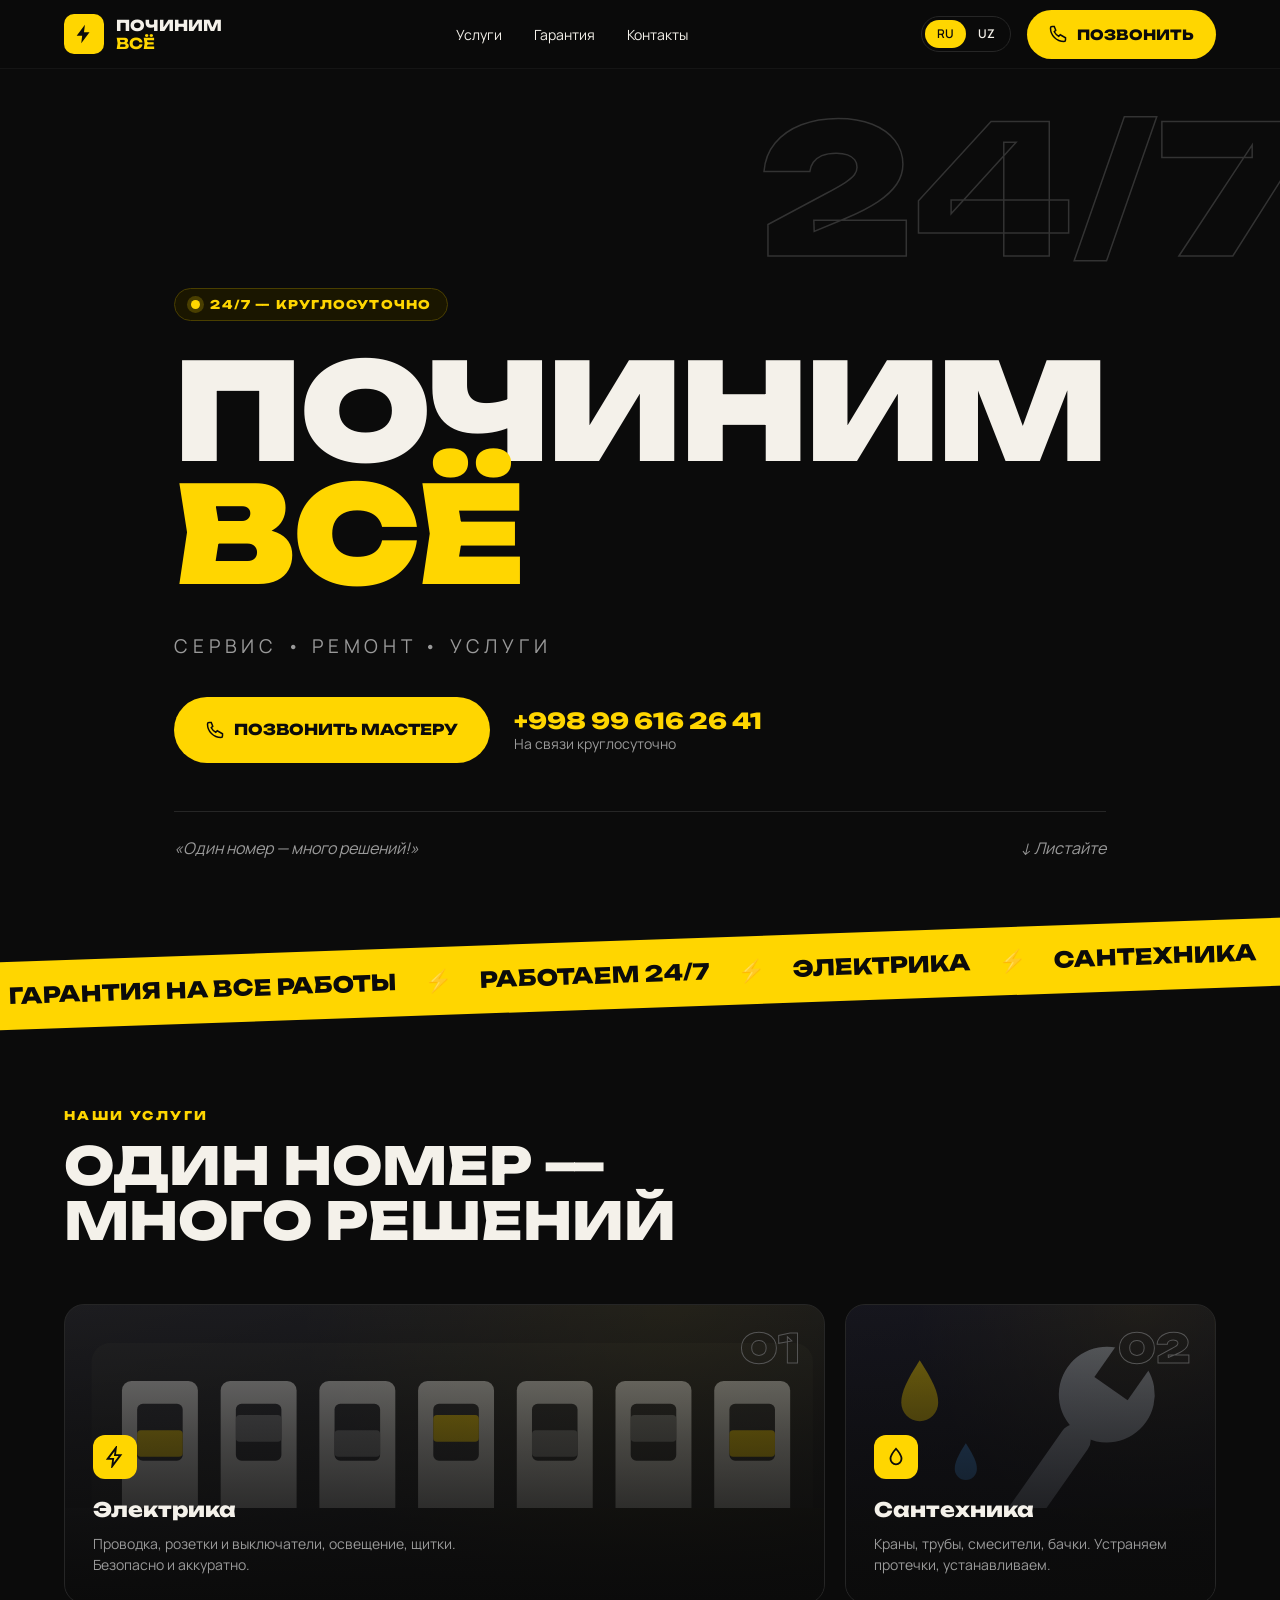
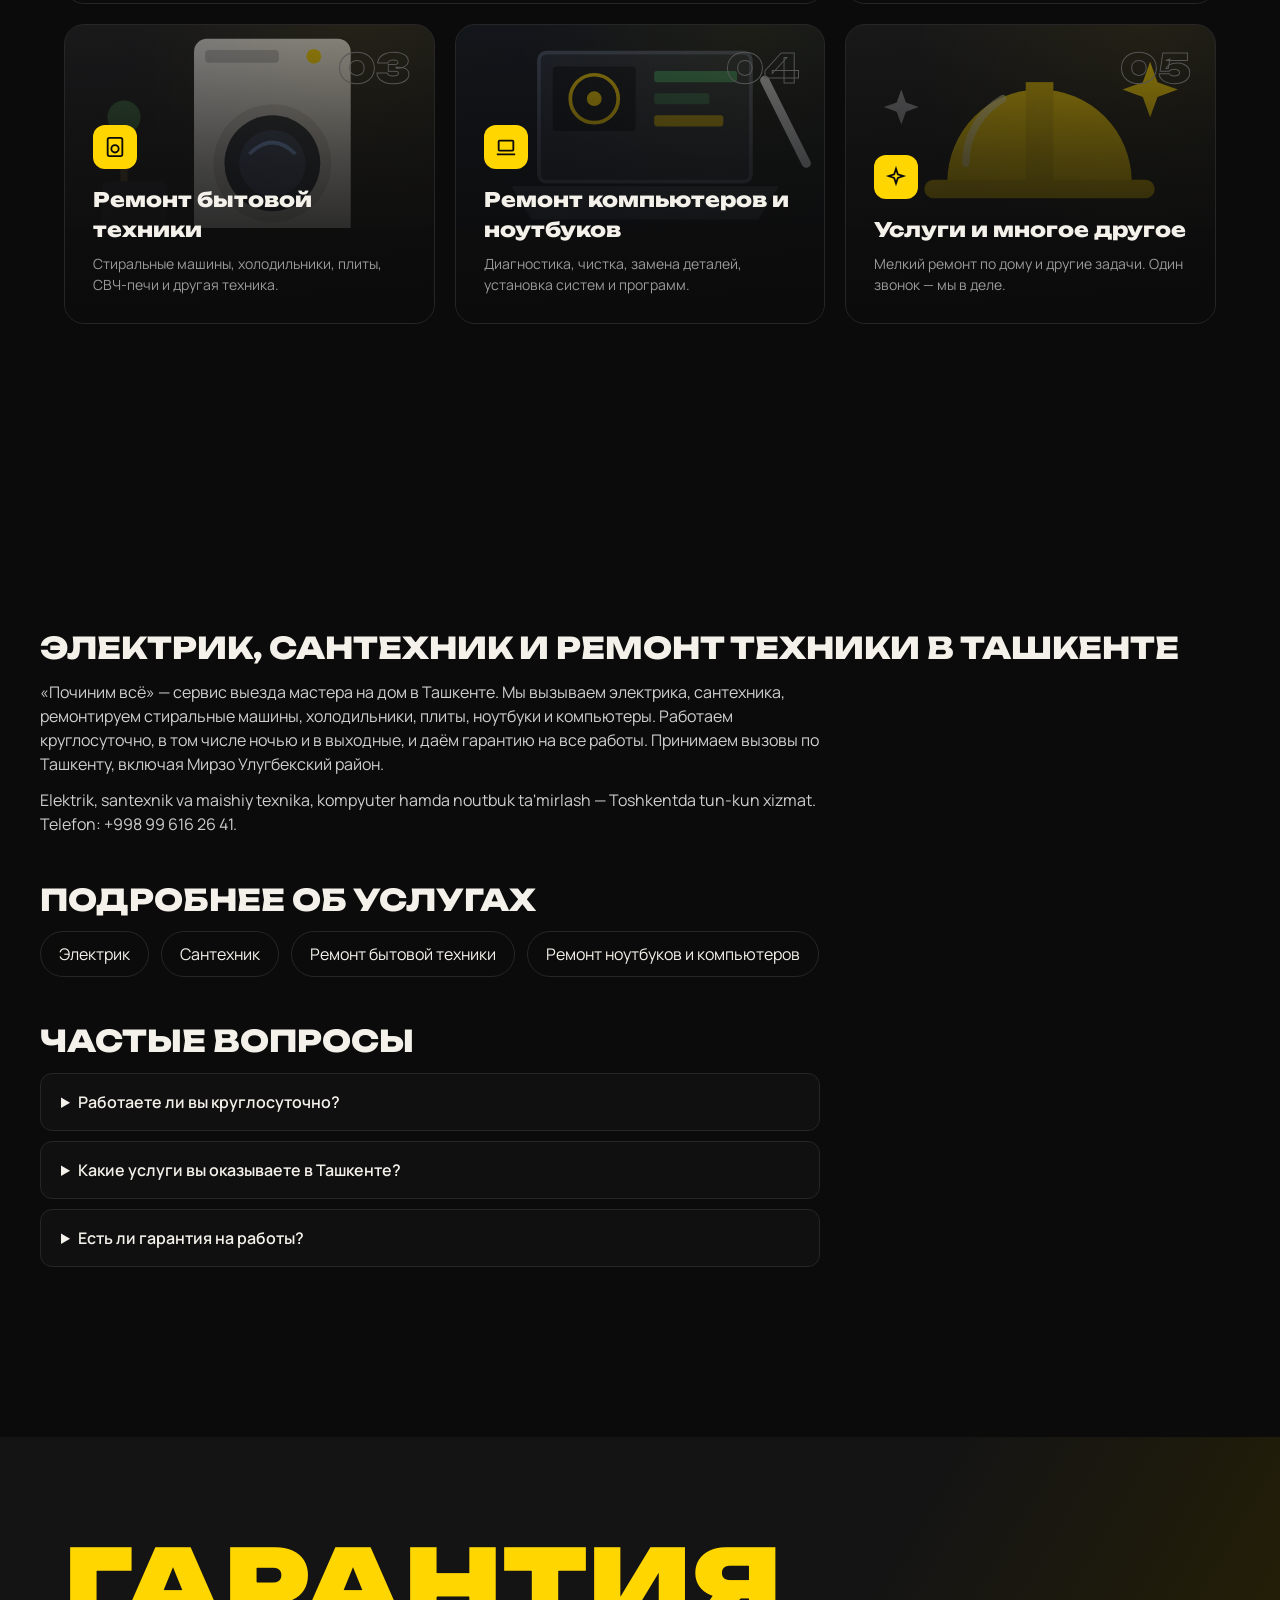
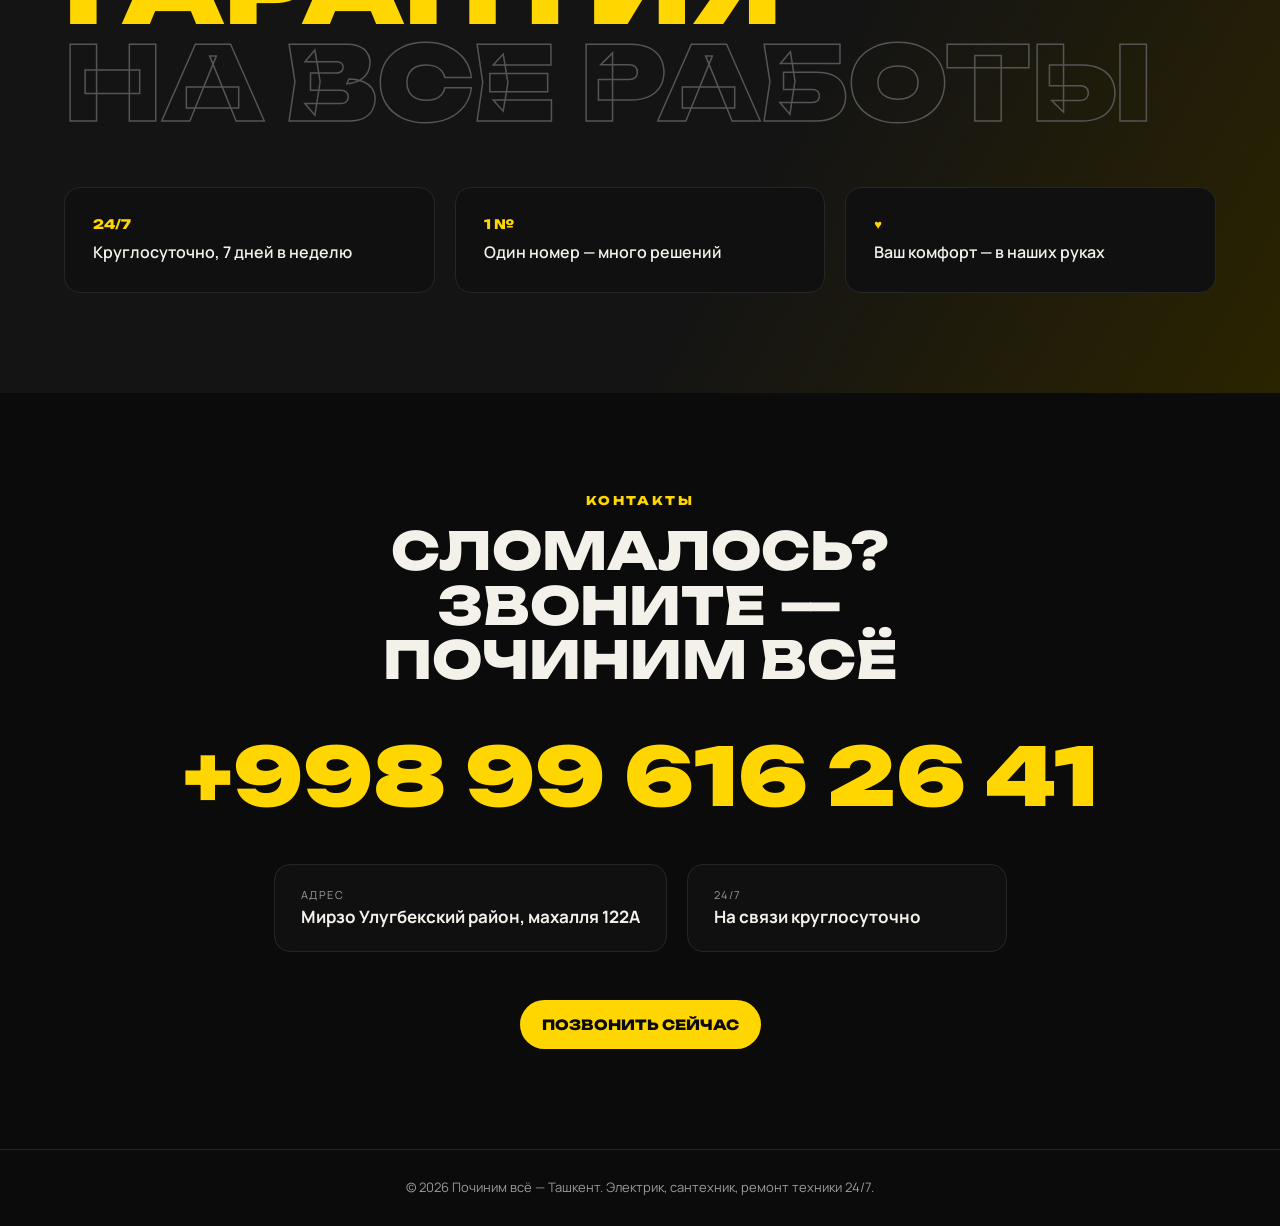
<file: index.html>
<!DOCTYPE html>
<html lang="ru" data-l="ru">
<head>
<meta charset="utf-8">
<meta name="viewport" content="width=device-width, initial-scale=1">
<title>Починим всё — ремонт электрики, сантехники и техники 24/7 в Ташкенте</title>
<meta name="description" content="Починим всё: электрик, сантехник, ремонт бытовой техники, компьютеров и ноутбуков в Ташкенте. Работаем круглосуточно, гарантия на все работы. Звоните: +998 99 616 26 41.">
<meta name="keywords" content="электрик Ташкент, сантехник Ташкент, ремонт бытовой техники Ташкент, ремонт ноутбуков, мастер на дом, ремонт 24/7">
<meta name="robots" content="index, follow, max-image-preview:large">
<meta name="theme-color" content="#0b0b0b">
<link rel="canonical" href="https://pochinem.github.io/">
<link rel="alternate" hreflang="ru" href="https://pochinem.github.io/">
<link rel="alternate" hreflang="uz" href="https://pochinem.github.io/?lang=uz">
<link rel="alternate" hreflang="x-default" href="https://pochinem.github.io/">
<meta property="og:type" content="website">
<meta property="og:locale" content="ru_RU">
<meta property="og:title" content="Починим всё — мастер на дом 24/7 в Ташкенте">
<meta property="og:description" content="Электрика, сантехника, ремонт техники и компьютеров. Круглосуточно. Гарантия на все работы.">
<meta property="og:url" content="https://pochinem.github.io/">
<link rel="icon" href="data:image/svg+xml,<svg xmlns='http://www.w3.org/2000/svg' viewBox='0 0 100 100'><rect width='100' height='100' rx='24' fill='%23ffd600'/><path d='M55 15 30 55h18l-5 30 27-42H52z' fill='%230b0b0b'/></svg>">
<link rel="preconnect" href="https://fonts.googleapis.com">
<link rel="preconnect" href="https://fonts.gstatic.com" crossorigin>
<link href="https://fonts.googleapis.com/css2?family=Unbounded:wght@500;800;900&family=Manrope:wght@400;600&display=swap" rel="stylesheet">
<script type="application/ld+json">
{"@context":"https://schema.org","@type":"HomeAndConstructionBusiness","name":"Починим всё","url":"https://pochinem.github.io/","telephone":"+998996162641","description":"Электрика, сантехника, ремонт бытовой техники, компьютеров и ноутбуков. Круглосуточно.","areaServed":"Ташкент","address":{"@type":"PostalAddress","streetAddress":"Мирзо Улугбекский район, махалля 122А","addressLocality":"Ташкент","addressCountry":"UZ"},"openingHoursSpecification":{"@type":"OpeningHoursSpecification","dayOfWeek":["Monday","Tuesday","Wednesday","Thursday","Friday","Saturday","Sunday"],"opens":"00:00","closes":"23:59"},"hasOfferCatalog":{"@type":"OfferCatalog","name":"Услуги","itemListElement":[{"@type":"Offer","itemOffered":{"@type":"Service","name":"Электрика"}},{"@type":"Offer","itemOffered":{"@type":"Service","name":"Сантехника"}},{"@type":"Offer","itemOffered":{"@type":"Service","name":"Ремонт бытовой техники"}},{"@type":"Offer","itemOffered":{"@type":"Service","name":"Ремонт компьютеров и ноутбуков"}}]}}
</script>
<link rel="stylesheet" href="/style.css">
<script type="application/ld+json">{"@context": "https://schema.org", "@type": "FAQPage", "mainEntity": [{"@type": "Question", "name": "Работаете ли вы круглосуточно?", "acceptedAnswer": {"@type": "Answer", "text": "Да, мы на связи 24/7, все 7 дней в неделю. Телефон: +998 99 616 26 41."}}, {"@type": "Question", "name": "Какие услуги вы оказываете в Ташкенте?", "acceptedAnswer": {"@type": "Answer", "text": "Электрика, сантехника, ремонт бытовой техники, ремонт компьютеров и ноутбуков, мелкий ремонт по дому."}}, {"@type": "Question", "name": "Есть ли гарантия на работы?", "acceptedAnswer": {"@type": "Answer", "text": "Да, на все выполненные работы действует гарантия."}}]}</script>
</head>
<body>
<header><div class="wrap">
<a class="logo" href="#top" aria-label="Починим всё"><i><svg width="22" height="22" viewBox="0 0 24 24" fill="#0b0b0b"><path d="M13 2 4 14h6l-1 8 9-12h-6z"/></svg></i><span>починим<b><span class="ru">всё</span><span class="uz">hammasini</span></b></span></a>
<nav aria-label="Меню"><a href="#services"><span class="ru">Услуги</span><span class="uz">Xizmatlar</span></a><a href="#guarantee"><span class="ru">Гарантия</span><span class="uz">Kafolat</span></a><a href="#contacts"><span class="ru">Контакты</span><span class="uz">Aloqa</span></a></nav>
<div class="r"><div class="lang"><button data-s="ru" type="button">RU</button><button data-s="uz" type="button">UZ</button></div>
<a class="btn" href="tel:+998996162641"><svg viewBox="0 0 24 24" fill="none" stroke="currentColor" stroke-width="2"><path d="M22 17v3a2 2 0 0 1-2 2A18 18 0 0 1 2 4a2 2 0 0 1 2-2h3l2 5-2 2a14 14 0 0 0 6 6l2-2z"/></svg><span class="ru">Позвонить</span><span class="uz">Qo'ng'iroq</span></a></div>
</div></header>

<main id="top">
<div class="hero"><div class="ghost" aria-hidden="true">24/7</div><div class="wrap">
<div class="pill"><span class="ru">24/7 — КРУГЛОСУТОЧНО</span><span class="uz">24/7 — TUN-KUN</span></div>
<h1><span style="color:var(--t)" class="ru">Починим</span><span style="color:var(--t)" class="uz">Tuzatamiz</span><span class="ru">всё</span><span class="uz">hammasini</span></h1>
<p class="sub"><span class="ru">Сервис • Ремонт • Услуги</span><span class="uz">Servis • Ta'mirlash • Xizmatlar</span></p>
<div class="cta"><a class="btn" href="tel:+998996162641"><svg viewBox="0 0 24 24" fill="none" stroke="currentColor" stroke-width="2"><path d="M22 17v3a2 2 0 0 1-2 2A18 18 0 0 1 2 4a2 2 0 0 1 2-2h3l2 5-2 2a14 14 0 0 0 6 6l2-2z"/></svg><span class="ru">Позвонить мастеру</span><span class="uz">Ustaga qo'ng'iroq</span></a>
<a class="ph" href="tel:+998996162641">+998 99 616 26 41<small class="ru">На связи круглосуточно</small><small class="uz">Tun-kun aloqada</small></a></div>
<p class="slogan"><span class="ru">«Один номер — много решений!»</span><span class="uz">«Bitta raqam — ko'p yechim!»</span><span class="ru">↓ Листайте</span><span class="uz">↓ Pastga</span></p>
</div></div>

<div class="tape" aria-hidden="true"><div>
<span>Гарантия на все работы</span>⚡<span>Работаем 24/7</span>⚡<span>Электрика</span>⚡<span>Сантехника</span>⚡<span>Бытовая техника</span>⚡<span>Компьютеры</span>⚡
<span>Гарантия на все работы</span>⚡<span>Работаем 24/7</span>⚡<span>Электрика</span>⚡<span>Сантехника</span>⚡<span>Бытовая техника</span>⚡<span>Компьютеры</span>⚡</div></div>

<section id="services"><div class="wrap">
<p class="eyebrow"><span class="ru">Наши услуги</span><span class="uz">Xizmatlarimiz</span></p>
<h2><span class="ru">Один номер — много решений</span><span class="uz">Bitta raqam — ko'p yechim</span></h2>
<div class="grid">
<article class="card"><svg class="art" viewBox="0 0 400 300" preserveAspectRatio="xMaxYMin slice" aria-hidden="true"><rect width="400" height="300" fill="#17171a"/><rect x="14" y="20" width="380" height="125" rx="10" fill="#222"/><rect x="30" y="40" width="40" height="90" rx="5" fill="#e8e6e0"/><rect x="38" y="52" width="24" height="30" rx="3" fill="#2a2a2e"/><rect x="38" y="66" width="24" height="14" rx="2" fill="#ffd600"/><rect x="82" y="40" width="40" height="90" rx="5" fill="#e8e6e0"/><rect x="90" y="52" width="24" height="30" rx="3" fill="#2a2a2e"/><rect x="90" y="58" width="24" height="14" rx="2" fill="#888"/><rect x="134" y="40" width="40" height="90" rx="5" fill="#e8e6e0"/><rect x="142" y="52" width="24" height="30" rx="3" fill="#2a2a2e"/><rect x="142" y="66" width="24" height="14" rx="2" fill="#888"/><rect x="186" y="40" width="40" height="90" rx="5" fill="#e8e6e0"/><rect x="194" y="52" width="24" height="30" rx="3" fill="#2a2a2e"/><rect x="194" y="58" width="24" height="14" rx="2" fill="#ffd600"/><rect x="238" y="40" width="40" height="90" rx="5" fill="#e8e6e0"/><rect x="246" y="52" width="24" height="30" rx="3" fill="#2a2a2e"/><rect x="246" y="66" width="24" height="14" rx="2" fill="#888"/><rect x="290" y="40" width="40" height="90" rx="5" fill="#e8e6e0"/><rect x="298" y="52" width="24" height="30" rx="3" fill="#2a2a2e"/><rect x="298" y="58" width="24" height="14" rx="2" fill="#888"/><rect x="342" y="40" width="40" height="90" rx="5" fill="#e8e6e0"/><rect x="350" y="52" width="24" height="30" rx="3" fill="#2a2a2e"/><rect x="350" y="66" width="24" height="14" rx="2" fill="#ffd600"/><path d="M50 130 C50 190 20 200 60 280" stroke="#e53935" stroke-width="5" fill="none" stroke-linecap="round"/><path d="M102 130 C102 190 80 200 110 280" stroke="#1e88e5" stroke-width="5" fill="none" stroke-linecap="round"/><path d="M154 130 C154 190 140 200 160 280" stroke="#ffd600" stroke-width="5" fill="none" stroke-linecap="round"/><path d="M206 130 C206 190 200 200 210 280" stroke="#43a047" stroke-width="5" fill="none" stroke-linecap="round"/><path d="M258 130 C258 190 260 200 260 280" stroke="#e53935" stroke-width="5" fill="none" stroke-linecap="round"/><path d="M310 130 C310 190 320 200 310 280" stroke="#1e88e5" stroke-width="5" fill="none" stroke-linecap="round"/><path d="M362 130 C362 190 380 200 360 280" stroke="#ffd600" stroke-width="5" fill="none" stroke-linecap="round"/></svg><span class="n" aria-hidden="true">01</span><div class="ico"><svg viewBox="0 0 24 24" fill="none" stroke="#0b0b0b" stroke-width="2"><path d="M13 2 4 14h6l-1 8 9-12h-6z"/></svg></div><h3><span class="ru">Электрика</span><span class="uz">Elektrika</span></h3><p class="ru">Проводка, розетки и выключатели, освещение, щитки. Безопасно и аккуратно.</p><p class="uz">Simlar, rozetka va o'chirgichlar, yoritish, shitlar. Xavfsiz va ozoda.</p></article>
<article class="card"><svg class="art" viewBox="0 0 400 300" preserveAspectRatio="xMaxYMin slice" aria-hidden="true"><rect width="400" height="300" fill="#141420"/><g transform="rotate(35 260 130)"><line x1="260" y1="150" x2="260" y2="330" stroke="#9aa0b4" stroke-width="34" stroke-linecap="round"/><circle cx="260" cy="90" r="52" fill="#9aa0b4"/><rect x="238" y="20" width="44" height="62" fill="#141420"/></g><path d="M80 60c14 22 20 34 20 46a20 20 0 0 1-40 0c0-12 6-24 20-46z" fill="#ffd600" opacity=".9"/><path d="M130 150c9 14 12 21 12 28a12 12 0 0 1-24 0c0-7 3-14 12-28z" fill="#4aa3ff" opacity=".8"/></svg><span class="n" aria-hidden="true">02</span><div class="ico"><svg viewBox="0 0 24 24" fill="none" stroke="#0b0b0b" stroke-width="2"><path d="M12 3s6 6.5 6 11a6 6 0 0 1-12 0c0-4.5 6-11 6-11z"/></svg></div><h3><span class="ru">Сантехника</span><span class="uz">Santexnika</span></h3><p class="ru">Краны, трубы, смесители, бачки. Устраняем протечки, устанавливаем.</p><p class="uz">Kranlar, quvurlar, aralashtirgichlar, bachoklar. Oqishlarni bartaraf etamiz.</p></article>
<article class="card"><svg class="art" viewBox="0 0 400 300" preserveAspectRatio="xMaxYMin slice" aria-hidden="true"><rect width="400" height="300" fill="#1d1c1a"/><rect x="140" y="15" width="170" height="230" rx="14" fill="#eceae4"/><rect x="152" y="27" width="80" height="14" rx="4" fill="#bbb"/><circle cx="270" cy="34" r="8" fill="#ffd600"/><circle cx="225" cy="150" r="64" fill="#cfcdc6"/><circle cx="225" cy="150" r="52" fill="#2b2f3a"/><circle cx="225" cy="150" r="36" fill="#3d4a63"/><path d="M200 140q25-25 50 0" stroke="#7ea2e0" stroke-width="4" fill="none"/><rect x="40" y="170" width="70" height="75" rx="6" fill="#2a2a2e"/><rect x="60" y="120" width="8" height="50" fill="#5a4a2a"/><circle cx="64" cy="100" r="18" fill="#3c6b3c"/></svg><span class="n" aria-hidden="true">03</span><div class="ico"><svg viewBox="0 0 24 24" fill="none" stroke="#0b0b0b" stroke-width="2"><rect x="4" y="2" width="16" height="20" rx="2"/><circle cx="12" cy="14" r="4"/></svg></div><h3><span class="ru">Ремонт бытовой техники</span><span class="uz">Maishiy texnika ta'miri</span></h3><p class="ru">Стиральные машины, холодильники, плиты, СВЧ-печи и другая техника.</p><p class="uz">Kir yuvish mashinalari, muzlatgichlar, plitalar, mikroto'lqinli pechlar.</p></article>
<article class="card"><svg class="art" viewBox="0 0 400 300" preserveAspectRatio="xMaxYMin slice" aria-hidden="true"><rect width="400" height="300" fill="#10141a"/><rect x="90" y="30" width="230" height="140" rx="8" fill="#232a35" stroke="#4a5568" stroke-width="4"/><rect x="105" y="45" width="90" height="70" rx="4" fill="#0e1218"/><circle cx="150" cy="80" r="26" fill="none" stroke="#ffd600" stroke-width="4"/><circle cx="150" cy="80" r="8" fill="#ffd600"/><rect x="215" y="50" width="90" height="12" rx="3" fill="#3a8a5a"/><rect x="215" y="74" width="60" height="12" rx="3" fill="#3a8a5a" opacity=".6"/><rect x="215" y="98" width="75" height="12" rx="3" fill="#ffd600" opacity=".7"/><path d="M60 175h290l-22 36H82z" fill="#39414f"/><rect x="170" y="190" width="70" height="8" rx="3" fill="#222"/><line x1="335" y1="60" x2="380" y2="150" stroke="#cfd4de" stroke-width="10" stroke-linecap="round"/></svg><span class="n" aria-hidden="true">04</span><div class="ico"><svg viewBox="0 0 24 24" fill="none" stroke="#0b0b0b" stroke-width="2"><rect x="4" y="5" width="16" height="11" rx="1"/><path d="M2 20h20"/></svg></div><h3><span class="ru">Ремонт компьютеров и ноутбуков</span><span class="uz">Kompyuter va noutbuk ta'miri</span></h3><p class="ru">Диагностика, чистка, замена деталей, установка систем и программ.</p><p class="uz">Diagnostika, tozalash, ehtiyot qismlarni almashtirish, dasturlar o'rnatish.</p></article>
<article class="card"><svg class="art" viewBox="0 0 400 300" preserveAspectRatio="xMaxYMin slice" aria-hidden="true"><rect width="400" height="300" fill="#1a1a17"/><path d="M110 170a100 100 0 0 1 200 0z" fill="#ffd600"/><rect x="85" y="168" width="250" height="20" rx="10" fill="#e6bf00"/><rect x="195" y="62" width="30" height="108" fill="#e6bf00"/><path d="M130 150a80 80 0 0 1 40-70" stroke="#fff6b0" stroke-width="8" fill="none" stroke-linecap="round" opacity=".7"/><path d="M330 40l8 22 22 8-22 8-8 22-8-22-22-8 22-8z" fill="#ffd600"/><path d="M60 70l5 14 14 5-14 5-5 14-5-14-14-5 14-5z" fill="#fff" opacity=".6"/></svg><span class="n" aria-hidden="true">05</span><div class="ico"><svg viewBox="0 0 24 24" fill="none" stroke="#0b0b0b" stroke-width="2"><path d="m12 3 2 6 6 2-6 2-2 6-2-6-6-2 6-2z"/></svg></div><h3><span class="ru">Услуги и многое другое</span><span class="uz">Xizmatlar va boshqalar</span></h3><p class="ru">Мелкий ремонт по дому и другие задачи. Один звонок — мы в деле.</p><p class="uz">Uydagi mayda ta'mirlash va boshqa ishlar. Bitta qo'ng'iroq — biz ishdamiz.</p></article>
</div></div></section>

<section class="seo"><div class="wrap page" style="padding-top:60px;padding-bottom:60px">
<h2>Электрик, сантехник и ремонт техники в Ташкенте</h2>
<p>«Починим всё» — сервис выезда мастера на дом в Ташкенте. Мы вызываем электрика, сантехника, ремонтируем стиральные машины, холодильники, плиты, ноутбуки и компьютеры. Работаем круглосуточно, в том числе ночью и в выходные, и даём гарантию на все работы. Принимаем вызовы по Ташкенту, включая Мирзо Улугбекский район.</p>
<p>Elektrik, santexnik va maishiy texnika, kompyuter hamda noutbuk ta'mirlash — Toshkentda tun-kun xizmat. Telefon: +998 99 616 26 41.</p>
<h2>Подробнее об услугах</h2><div class="links"><a href="/elektrik.html">Электрик</a><a href="/santehnik.html">Сантехник</a><a href="/remont-bytovoy-tekhniki.html">Ремонт бытовой техники</a><a href="/remont-noutbukov.html">Ремонт ноутбуков и компьютеров</a></div>
<h2>Частые вопросы</h2><details><summary>Работаете ли вы круглосуточно?</summary><p>Да, мы на связи 24/7, все 7 дней в неделю. Телефон: +998 99 616 26 41.</p></details><details><summary>Какие услуги вы оказываете в Ташкенте?</summary><p>Электрика, сантехника, ремонт бытовой техники, ремонт компьютеров и ноутбуков, мелкий ремонт по дому.</p></details><details><summary>Есть ли гарантия на работы?</summary><p>Да, на все выполненные работы действует гарантия.</p></details></div></section>
<section id="guarantee" class="guar"><div class="wrap">
<p class="big"><span class="ru">Гарантия</span><span class="uz">Kafolat</span></p>
<p class="big o"><span class="ru">на все работы</span><span class="uz">barcha ishlarga</span></p>
<div class="feat">
<div><b>24/7</b><span class="ru">Круглосуточно, 7 дней в неделю</span><span class="uz">Tun-kun, haftada 7 kun</span></div>
<div><b>1 №</b><span class="ru">Один номер — много решений</span><span class="uz">Bitta raqam — ko'p yechim</span></div>
<div><b>♥</b><span class="ru">Ваш комфорт — в наших руках</span><span class="uz">Qulayligingiz — bizning qo'limizda</span></div>
</div></div></section>

<section id="contacts" class="contacts"><div class="wrap">
<p class="eyebrow"><span class="ru">Контакты</span><span class="uz">Aloqa</span></p>
<h2><span class="ru">Сломалось? Звоните — починим всё</span><span class="uz">Buzildimi? Qo'ng'iroq qiling — hammasini tuzatamiz</span></h2>
<a class="num" href="tel:+998996162641">+998 99 616 26 41</a>
<address class="info" style="font-style:normal">
<div><small class="ru">Адрес</small><small class="uz">Manzil</small><b class="ru">Мирзо Улугбекский район, махалля 122А</b><b class="uz">Mirzo Ulug'bek tumani, 122A mahalla</b></div>
<div><small>24/7</small><b class="ru">На связи круглосуточно</b><b class="uz">Tun-kun aloqada</b></div></address>
<a class="btn" href="tel:+998996162641"><span class="ru">Позвонить сейчас</span><span class="uz">Hozir qo'ng'iroq qiling</span></a>
</div></section>
</main>
<footer>© 2026 Починим всё — Ташкент. Электрик, сантехник, ремонт техники 24/7.</footer>
<script>
(function(){var h=document.documentElement,q=new URLSearchParams(location.search).get('lang');
function s(l){h.dataset.l=l;h.lang=l;try{localStorage.setItem('l',l)}catch(e){}}
var st;try{st=localStorage.getItem('l')}catch(e){}
s(q||st||'ru');
document.querySelectorAll('.lang button').forEach(function(b){b.onclick=function(){s(b.dataset.s)}});})();
</script>
</body>
</html>
</file>
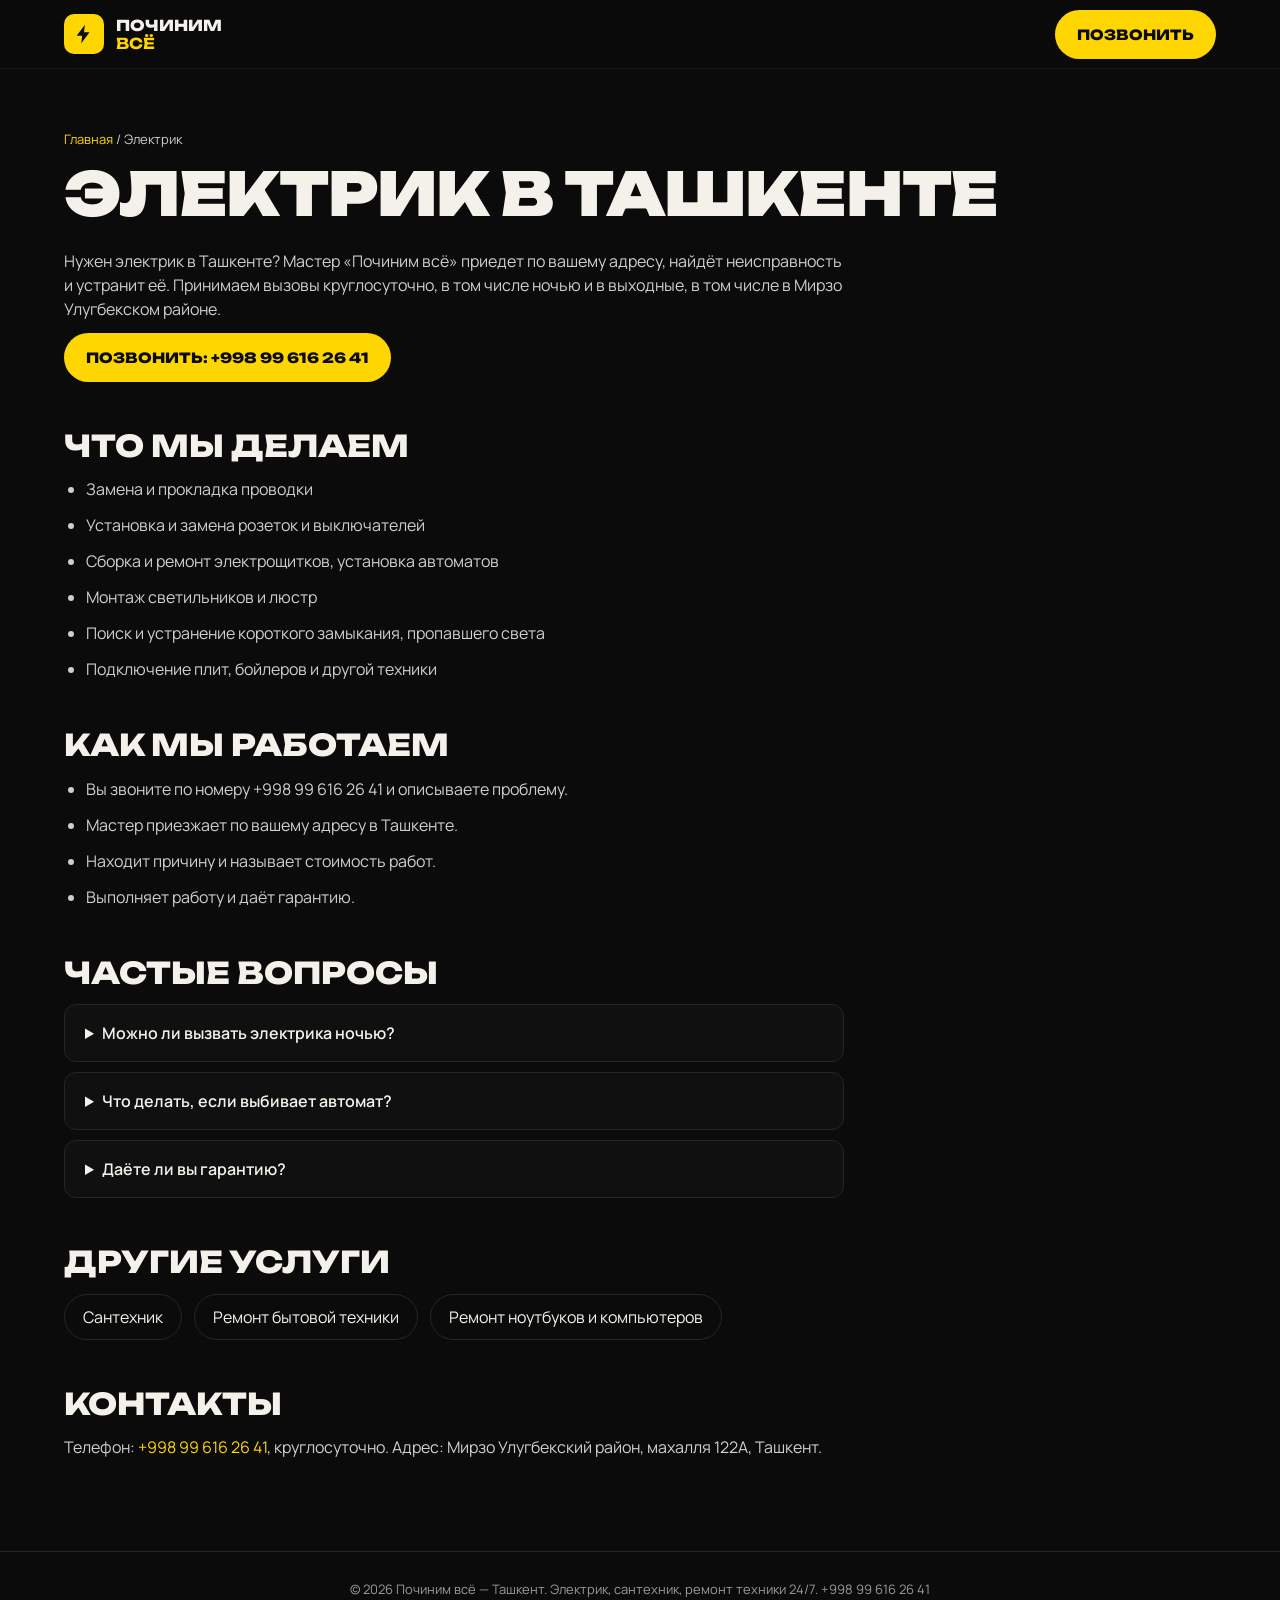
<file: elektrik.html>
<!DOCTYPE html>
<html lang="ru"><head><meta charset="utf-8"><meta name="viewport" content="width=device-width, initial-scale=1">
<title>Электрик в Ташкенте — вызов на дом 24/7 | Починим всё</title>
<meta name="description" content="Вызов электрика на дом в Ташкенте: проводка, розетки, щитки, освещение. Работаем круглосуточно, гарантия на работы. Тел. +998 99 616 26 41.">
<link rel="canonical" href="https://pochinem.github.io/elektrik.html"><meta name="robots" content="index, follow, max-image-preview:large"><meta name="theme-color" content="#0b0b0b">
<meta property="og:type" content="website"><meta property="og:title" content="Электрик в Ташкенте — Починим всё"><meta property="og:description" content="Вызов электрика на дом в Ташкенте: проводка, розетки, щитки, освещение. Работаем круглосуточно, гарантия на работы. Тел. +998 99 616 26 41."><meta property="og:url" content="https://pochinem.github.io/elektrik.html">
<link rel="preconnect" href="https://fonts.googleapis.com"><link rel="preconnect" href="https://fonts.gstatic.com" crossorigin><link href="https://fonts.googleapis.com/css2?family=Unbounded:wght@500;800;900&family=Manrope:wght@400;600&display=swap" rel="stylesheet"><link rel="stylesheet" href="/style.css">
<script type="application/ld+json">{"@context": "https://schema.org", "@type": "Service", "name": "Электрик в Ташкенте", "areaServed": "Ташкент", "provider": {"@type": "HomeAndConstructionBusiness", "name": "Починим всё", "telephone": "+998996162641", "url": "https://pochinem.github.io/"}}</script>
<script type="application/ld+json">{"@context": "https://schema.org", "@type": "FAQPage", "mainEntity": [{"@type": "Question", "name": "Можно ли вызвать электрика ночью?", "acceptedAnswer": {"@type": "Answer", "text": "Да, мы работаем 24/7. Позвоните по номеру +998 99 616 26 41, и мастер приедет в удобное для вас время."}}, {"@type": "Question", "name": "Что делать, если выбивает автомат?", "acceptedAnswer": {"@type": "Answer", "text": "Отключите мощные приборы и попробуйте включить автомат снова. Если он выбивает опять, вызовите электрика: причиной может быть перегрузка или повреждённая проводка."}}, {"@type": "Question", "name": "Даёте ли вы гарантию?", "acceptedAnswer": {"@type": "Answer", "text": "Да, на все выполненные работы мы даём гарантию."}}]}</script>
</head><body><header><div class="wrap"><a class="logo" href="/"><i><svg width="22" height="22" viewBox="0 0 24 24" fill="#0b0b0b"><path d="M13 2 4 14h6l-1 8 9-12h-6z"/></svg></i><span>починим<b>всё</b></span></a><div class="r"><a class="btn" href="tel:+998996162641">Позвонить</a></div></div></header>
<main class="page"><div class="wrap">
<p class="crumbs"><a href="/">Главная</a> / Электрик</p>
<h1>Электрик в Ташкенте</h1><p>Нужен электрик в Ташкенте? Мастер «Починим всё» приедет по вашему адресу, найдёт неисправность и устранит её. Принимаем вызовы круглосуточно, в том числе ночью и в выходные, в том числе в Мирзо Улугбекском районе.</p>
<p><a class="btn" href="tel:+998996162641">Позвонить: +998 99 616 26 41</a></p>
<h2>Что мы делаем</h2><ul><li>Замена и прокладка проводки</li><li>Установка и замена розеток и выключателей</li><li>Сборка и ремонт электрощитков, установка автоматов</li><li>Монтаж светильников и люстр</li><li>Поиск и устранение короткого замыкания, пропавшего света</li><li>Подключение плит, бойлеров и другой техники</li></ul>
<h2>Как мы работаем</h2><ul><li>Вы звоните по номеру +998 99 616 26 41 и описываете проблему.</li><li>Мастер приезжает по вашему адресу в Ташкенте.</li><li>Находит причину и называет стоимость работ.</li><li>Выполняет работу и даёт гарантию.</li></ul>
<h2>Частые вопросы</h2><details><summary>Можно ли вызвать электрика ночью?</summary><p>Да, мы работаем 24/7. Позвоните по номеру +998 99 616 26 41, и мастер приедет в удобное для вас время.</p></details><details><summary>Что делать, если выбивает автомат?</summary><p>Отключите мощные приборы и попробуйте включить автомат снова. Если он выбивает опять, вызовите электрика: причиной может быть перегрузка или повреждённая проводка.</p></details><details><summary>Даёте ли вы гарантию?</summary><p>Да, на все выполненные работы мы даём гарантию.</p></details>
<h2>Другие услуги</h2><div class="links"><a href="/santehnik.html">Сантехник</a><a href="/remont-bytovoy-tekhniki.html">Ремонт бытовой техники</a><a href="/remont-noutbukov.html">Ремонт ноутбуков и компьютеров</a></div>
<h2>Контакты</h2><p>Телефон: <a href="tel:+998996162641" style="color:var(--y)">+998 99 616 26 41</a>, круглосуточно. Адрес: Мирзо Улугбекский район, махалля 122А, Ташкент.</p>
</div></main><footer>© 2026 Починим всё — Ташкент. Электрик, сантехник, ремонт техники 24/7. <a href="tel:+998996162641">+998 99 616 26 41</a></footer></body></html>
</file>
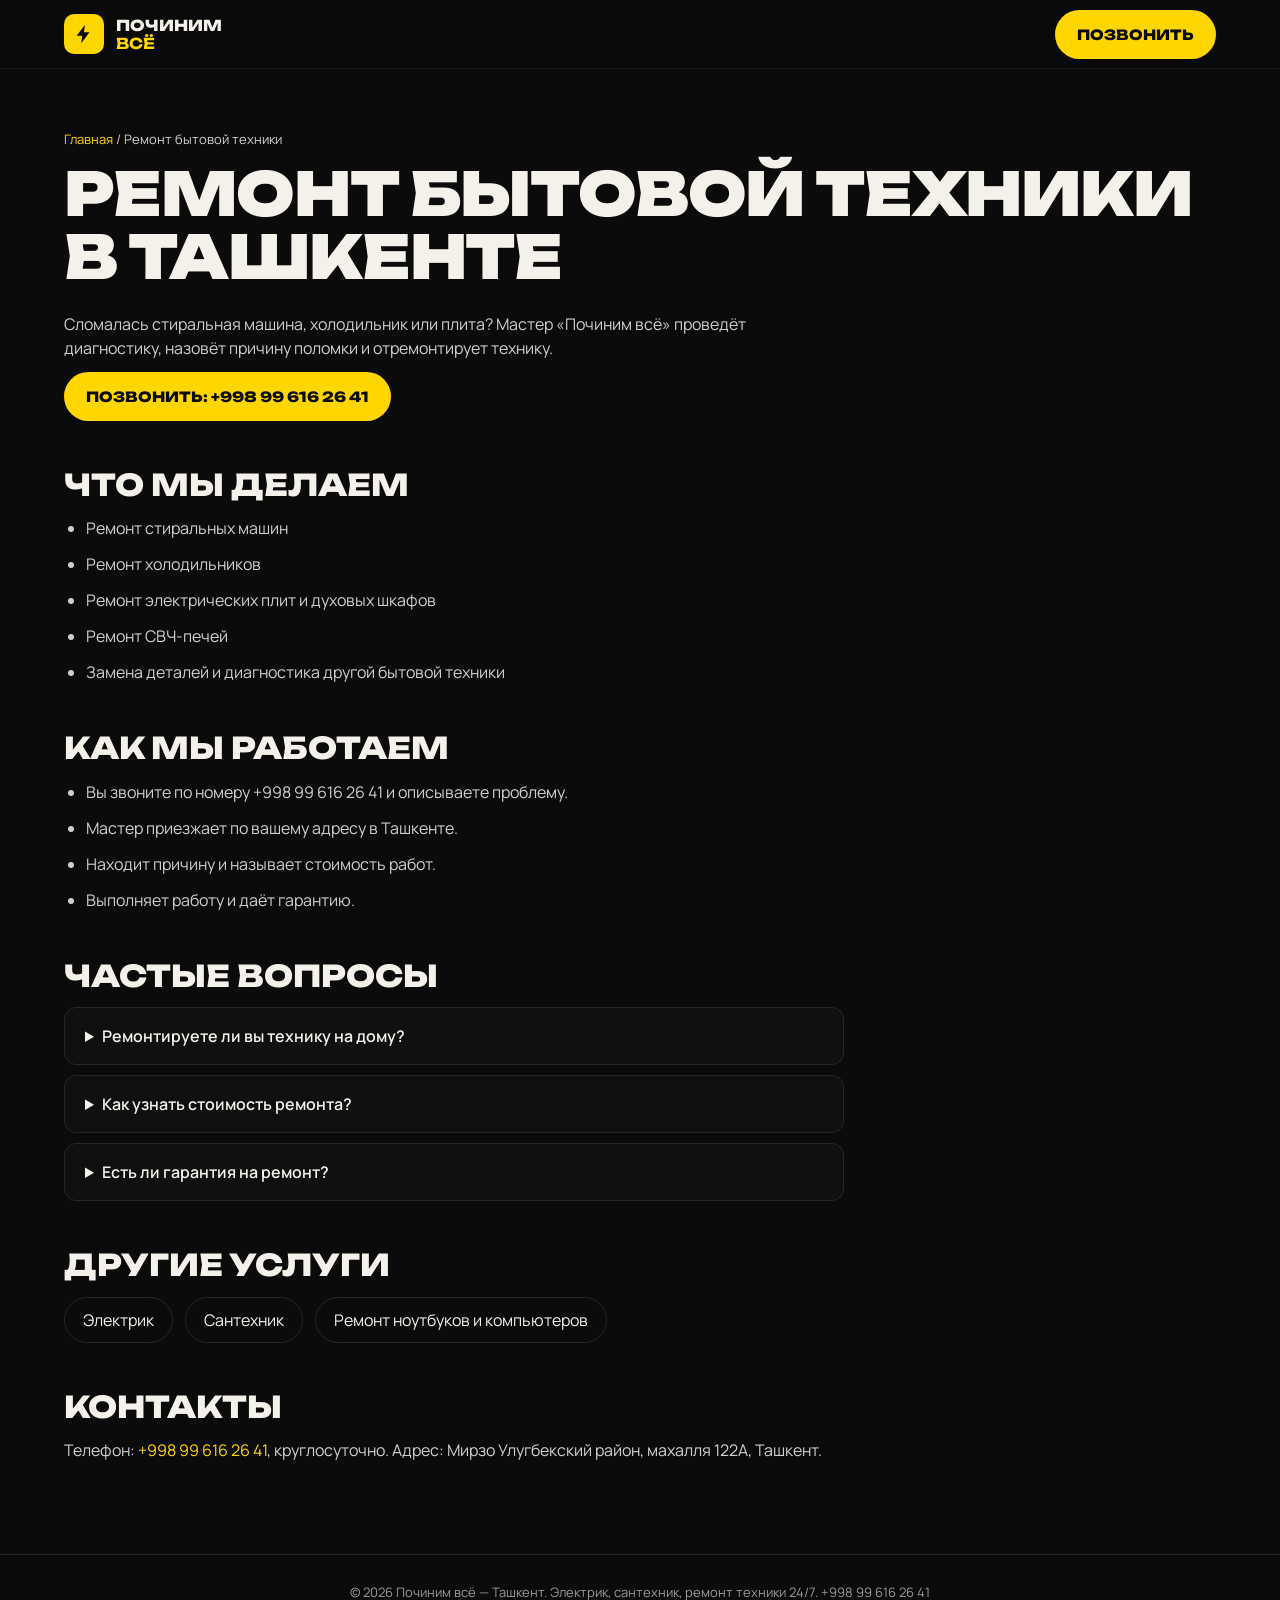
<file: remont-bytovoy-tekhniki.html>
<!DOCTYPE html>
<html lang="ru"><head><meta charset="utf-8"><meta name="viewport" content="width=device-width, initial-scale=1">
<title>Ремонт бытовой техники в Ташкенте — вызов на дом 24/7 | Починим всё</title>
<meta name="description" content="Ремонт стиральных машин, холодильников, плит и СВЧ-печей в Ташкенте. Диагностика, гарантия, выезд мастера 24/7. Тел. +998 99 616 26 41.">
<link rel="canonical" href="https://pochinem.github.io/remont-bytovoy-tekhniki.html"><meta name="robots" content="index, follow, max-image-preview:large"><meta name="theme-color" content="#0b0b0b">
<meta property="og:type" content="website"><meta property="og:title" content="Ремонт бытовой техники в Ташкенте — Починим всё"><meta property="og:description" content="Ремонт стиральных машин, холодильников, плит и СВЧ-печей в Ташкенте. Диагностика, гарантия, выезд мастера 24/7. Тел. +998 99 616 26 41."><meta property="og:url" content="https://pochinem.github.io/remont-bytovoy-tekhniki.html">
<link rel="preconnect" href="https://fonts.googleapis.com"><link rel="preconnect" href="https://fonts.gstatic.com" crossorigin><link href="https://fonts.googleapis.com/css2?family=Unbounded:wght@500;800;900&family=Manrope:wght@400;600&display=swap" rel="stylesheet"><link rel="stylesheet" href="/style.css">
<script type="application/ld+json">{"@context": "https://schema.org", "@type": "Service", "name": "Ремонт бытовой техники в Ташкенте", "areaServed": "Ташкент", "provider": {"@type": "HomeAndConstructionBusiness", "name": "Починим всё", "telephone": "+998996162641", "url": "https://pochinem.github.io/"}}</script>
<script type="application/ld+json">{"@context": "https://schema.org", "@type": "FAQPage", "mainEntity": [{"@type": "Question", "name": "Ремонтируете ли вы технику на дому?", "acceptedAnswer": {"@type": "Answer", "text": "Да, мастер приезжает по адресу и по возможности ремонтирует технику на месте."}}, {"@type": "Question", "name": "Как узнать стоимость ремонта?", "acceptedAnswer": {"@type": "Answer", "text": "Позвоните по номеру +998 99 616 26 41. После диагностики мастер назовёт причину и стоимость."}}, {"@type": "Question", "name": "Есть ли гарантия на ремонт?", "acceptedAnswer": {"@type": "Answer", "text": "Да, на все работы действует гарантия."}}]}</script>
</head><body><header><div class="wrap"><a class="logo" href="/"><i><svg width="22" height="22" viewBox="0 0 24 24" fill="#0b0b0b"><path d="M13 2 4 14h6l-1 8 9-12h-6z"/></svg></i><span>починим<b>всё</b></span></a><div class="r"><a class="btn" href="tel:+998996162641">Позвонить</a></div></div></header>
<main class="page"><div class="wrap">
<p class="crumbs"><a href="/">Главная</a> / Ремонт бытовой техники</p>
<h1>Ремонт бытовой техники в Ташкенте</h1><p>Сломалась стиральная машина, холодильник или плита? Мастер «Починим всё» проведёт диагностику, назовёт причину поломки и отремонтирует технику.</p>
<p><a class="btn" href="tel:+998996162641">Позвонить: +998 99 616 26 41</a></p>
<h2>Что мы делаем</h2><ul><li>Ремонт стиральных машин</li><li>Ремонт холодильников</li><li>Ремонт электрических плит и духовых шкафов</li><li>Ремонт СВЧ-печей</li><li>Замена деталей и диагностика другой бытовой техники</li></ul>
<h2>Как мы работаем</h2><ul><li>Вы звоните по номеру +998 99 616 26 41 и описываете проблему.</li><li>Мастер приезжает по вашему адресу в Ташкенте.</li><li>Находит причину и называет стоимость работ.</li><li>Выполняет работу и даёт гарантию.</li></ul>
<h2>Частые вопросы</h2><details><summary>Ремонтируете ли вы технику на дому?</summary><p>Да, мастер приезжает по адресу и по возможности ремонтирует технику на месте.</p></details><details><summary>Как узнать стоимость ремонта?</summary><p>Позвоните по номеру +998 99 616 26 41. После диагностики мастер назовёт причину и стоимость.</p></details><details><summary>Есть ли гарантия на ремонт?</summary><p>Да, на все работы действует гарантия.</p></details>
<h2>Другие услуги</h2><div class="links"><a href="/elektrik.html">Электрик</a><a href="/santehnik.html">Сантехник</a><a href="/remont-noutbukov.html">Ремонт ноутбуков и компьютеров</a></div>
<h2>Контакты</h2><p>Телефон: <a href="tel:+998996162641" style="color:var(--y)">+998 99 616 26 41</a>, круглосуточно. Адрес: Мирзо Улугбекский район, махалля 122А, Ташкент.</p>
</div></main><footer>© 2026 Починим всё — Ташкент. Электрик, сантехник, ремонт техники 24/7. <a href="tel:+998996162641">+998 99 616 26 41</a></footer></body></html>
</file>
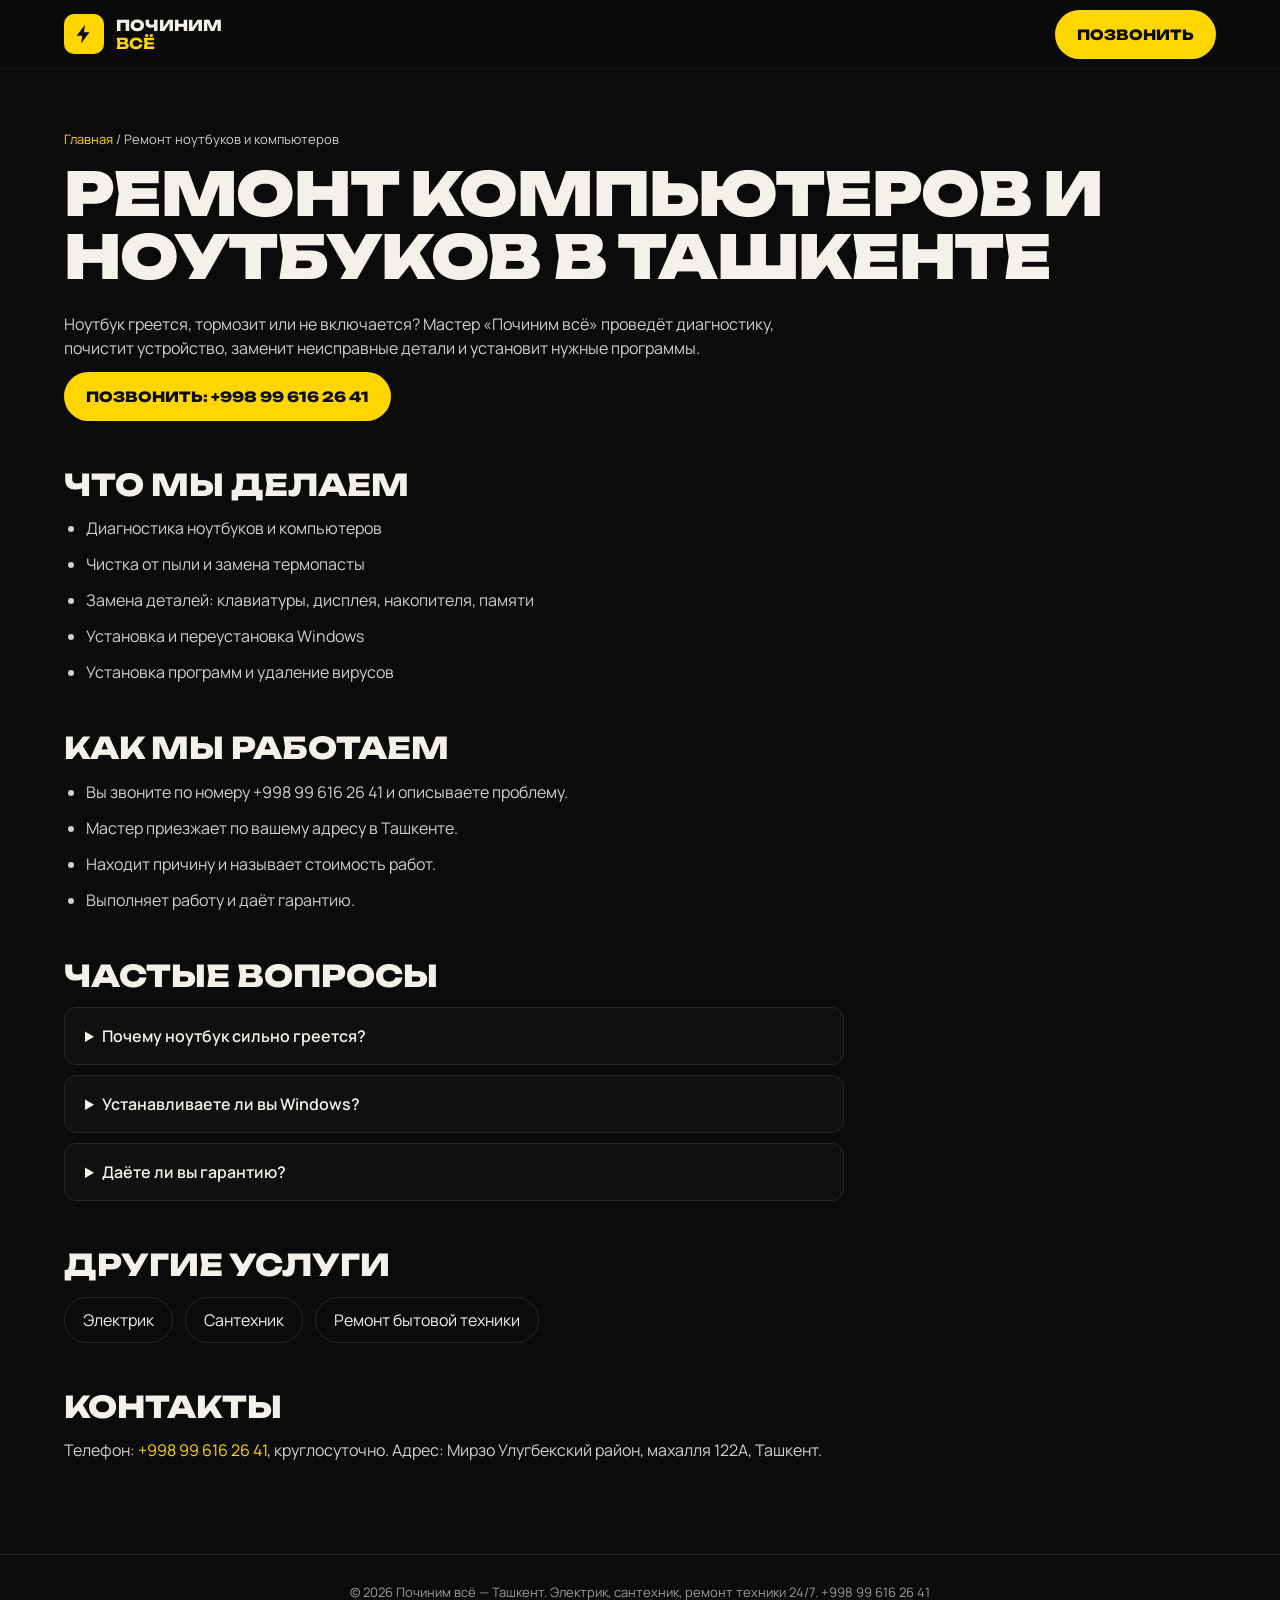
<file: remont-noutbukov.html>
<!DOCTYPE html>
<html lang="ru"><head><meta charset="utf-8"><meta name="viewport" content="width=device-width, initial-scale=1">
<title>Ремонт компьютеров и ноутбуков в Ташкенте — вызов на дом 24/7 | Починим всё</title>
<meta name="description" content="Ремонт ноутбуков и компьютеров в Ташкенте: диагностика, чистка, замена деталей, установка Windows и программ. Гарантия. Тел. +998 99 616 26 41.">
<link rel="canonical" href="https://pochinem.github.io/remont-noutbukov.html"><meta name="robots" content="index, follow, max-image-preview:large"><meta name="theme-color" content="#0b0b0b">
<meta property="og:type" content="website"><meta property="og:title" content="Ремонт компьютеров и ноутбуков в Ташкенте — Починим всё"><meta property="og:description" content="Ремонт ноутбуков и компьютеров в Ташкенте: диагностика, чистка, замена деталей, установка Windows и программ. Гарантия. Тел. +998 99 616 26 41."><meta property="og:url" content="https://pochinem.github.io/remont-noutbukov.html">
<link rel="preconnect" href="https://fonts.googleapis.com"><link rel="preconnect" href="https://fonts.gstatic.com" crossorigin><link href="https://fonts.googleapis.com/css2?family=Unbounded:wght@500;800;900&family=Manrope:wght@400;600&display=swap" rel="stylesheet"><link rel="stylesheet" href="/style.css">
<script type="application/ld+json">{"@context": "https://schema.org", "@type": "Service", "name": "Ремонт компьютеров и ноутбуков в Ташкенте", "areaServed": "Ташкент", "provider": {"@type": "HomeAndConstructionBusiness", "name": "Починим всё", "telephone": "+998996162641", "url": "https://pochinem.github.io/"}}</script>
<script type="application/ld+json">{"@context": "https://schema.org", "@type": "FAQPage", "mainEntity": [{"@type": "Question", "name": "Почему ноутбук сильно греется?", "acceptedAnswer": {"@type": "Answer", "text": "Чаще всего причина в пыли и высохшей термопасте. Помогает чистка и замена термопасты."}}, {"@type": "Question", "name": "Устанавливаете ли вы Windows?", "acceptedAnswer": {"@type": "Answer", "text": "Да, устанавливаем систему, драйверы и нужные программы."}}, {"@type": "Question", "name": "Даёте ли вы гарантию?", "acceptedAnswer": {"@type": "Answer", "text": "Да, на выполненные работы мы даём гарантию."}}]}</script>
</head><body><header><div class="wrap"><a class="logo" href="/"><i><svg width="22" height="22" viewBox="0 0 24 24" fill="#0b0b0b"><path d="M13 2 4 14h6l-1 8 9-12h-6z"/></svg></i><span>починим<b>всё</b></span></a><div class="r"><a class="btn" href="tel:+998996162641">Позвонить</a></div></div></header>
<main class="page"><div class="wrap">
<p class="crumbs"><a href="/">Главная</a> / Ремонт ноутбуков и компьютеров</p>
<h1>Ремонт компьютеров и ноутбуков в Ташкенте</h1><p>Ноутбук греется, тормозит или не включается? Мастер «Починим всё» проведёт диагностику, почистит устройство, заменит неисправные детали и установит нужные программы.</p>
<p><a class="btn" href="tel:+998996162641">Позвонить: +998 99 616 26 41</a></p>
<h2>Что мы делаем</h2><ul><li>Диагностика ноутбуков и компьютеров</li><li>Чистка от пыли и замена термопасты</li><li>Замена деталей: клавиатуры, дисплея, накопителя, памяти</li><li>Установка и переустановка Windows</li><li>Установка программ и удаление вирусов</li></ul>
<h2>Как мы работаем</h2><ul><li>Вы звоните по номеру +998 99 616 26 41 и описываете проблему.</li><li>Мастер приезжает по вашему адресу в Ташкенте.</li><li>Находит причину и называет стоимость работ.</li><li>Выполняет работу и даёт гарантию.</li></ul>
<h2>Частые вопросы</h2><details><summary>Почему ноутбук сильно греется?</summary><p>Чаще всего причина в пыли и высохшей термопасте. Помогает чистка и замена термопасты.</p></details><details><summary>Устанавливаете ли вы Windows?</summary><p>Да, устанавливаем систему, драйверы и нужные программы.</p></details><details><summary>Даёте ли вы гарантию?</summary><p>Да, на выполненные работы мы даём гарантию.</p></details>
<h2>Другие услуги</h2><div class="links"><a href="/elektrik.html">Электрик</a><a href="/santehnik.html">Сантехник</a><a href="/remont-bytovoy-tekhniki.html">Ремонт бытовой техники</a></div>
<h2>Контакты</h2><p>Телефон: <a href="tel:+998996162641" style="color:var(--y)">+998 99 616 26 41</a>, круглосуточно. Адрес: Мирзо Улугбекский район, махалля 122А, Ташкент.</p>
</div></main><footer>© 2026 Починим всё — Ташкент. Электрик, сантехник, ремонт техники 24/7. <a href="tel:+998996162641">+998 99 616 26 41</a></footer></body></html>
</file>
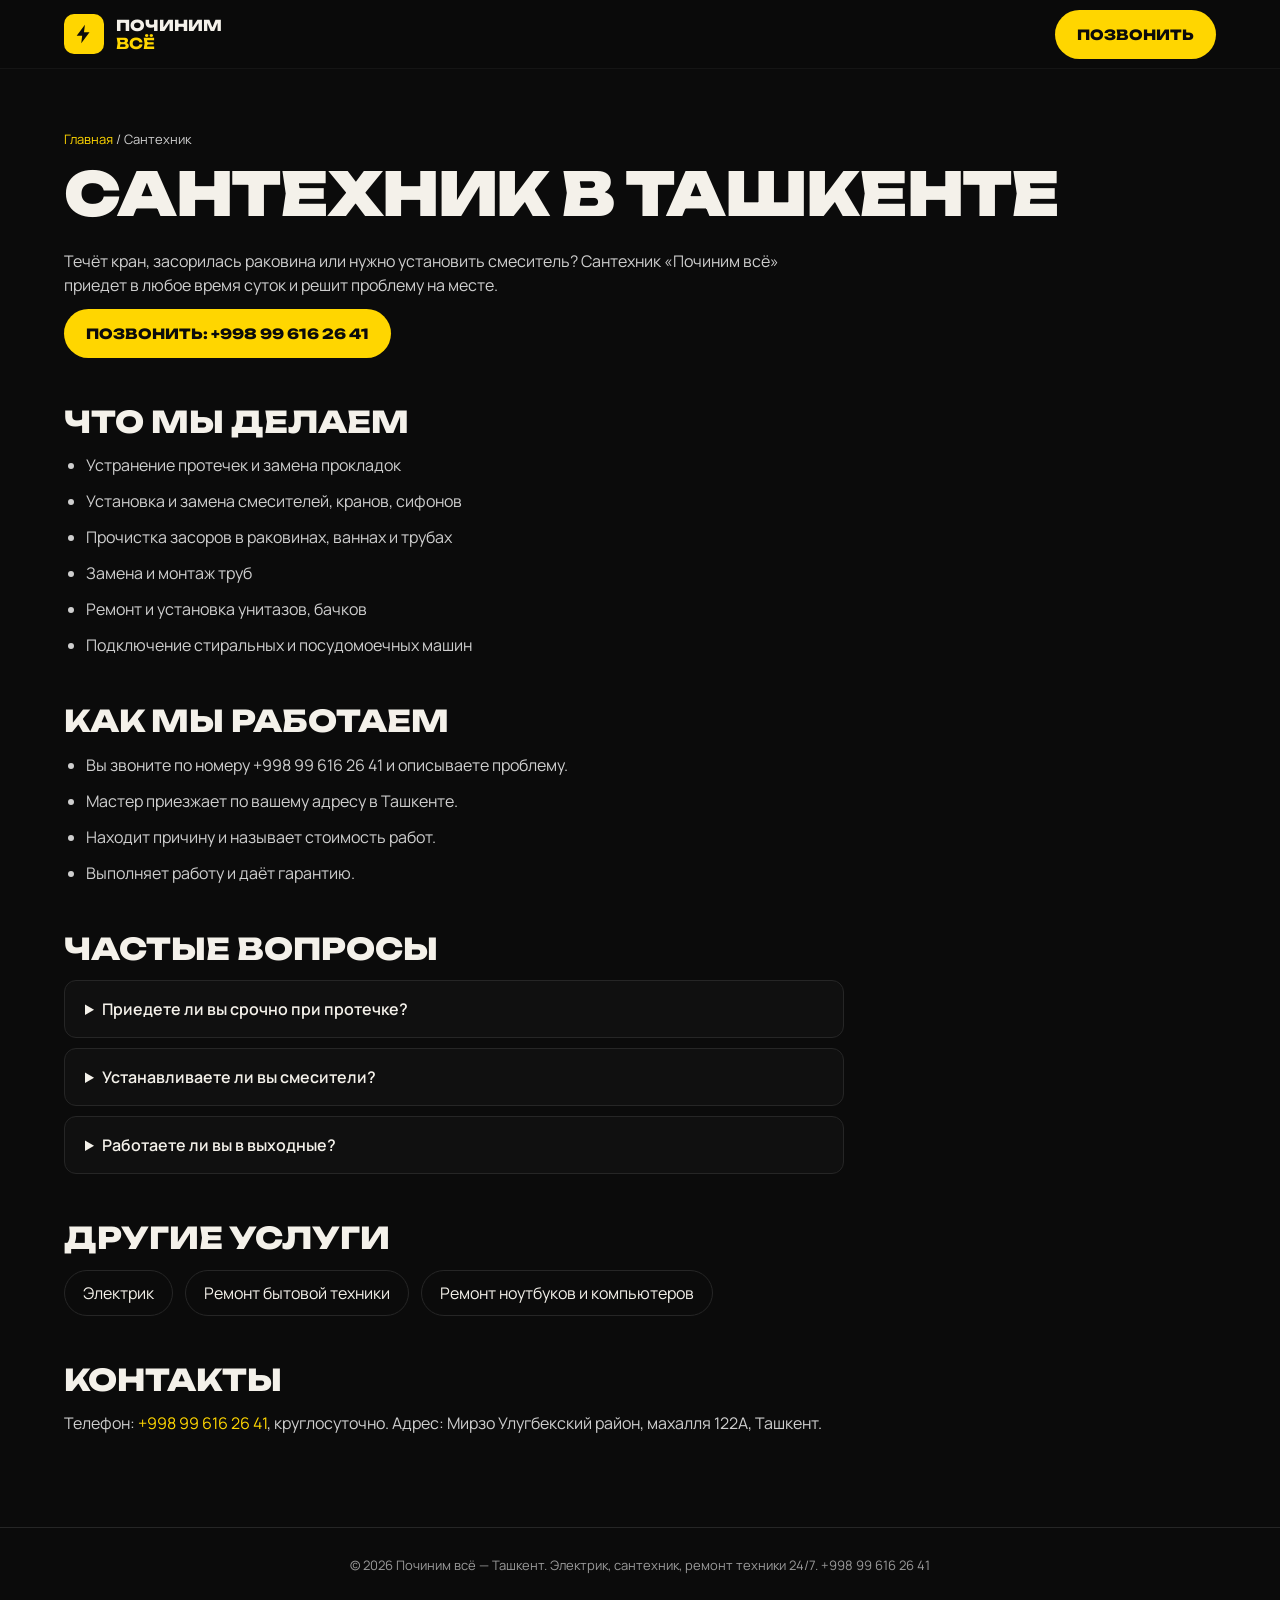
<file: santehnik.html>
<!DOCTYPE html>
<html lang="ru"><head><meta charset="utf-8"><meta name="viewport" content="width=device-width, initial-scale=1">
<title>Сантехник в Ташкенте — вызов на дом 24/7 | Починим всё</title>
<meta name="description" content="Вызов сантехника на дом в Ташкенте: течь, засор, смесители, трубы, унитазы. Круглосуточно, гарантия на работы. Тел. +998 99 616 26 41.">
<link rel="canonical" href="https://pochinem.github.io/santehnik.html"><meta name="robots" content="index, follow, max-image-preview:large"><meta name="theme-color" content="#0b0b0b">
<meta property="og:type" content="website"><meta property="og:title" content="Сантехник в Ташкенте — Починим всё"><meta property="og:description" content="Вызов сантехника на дом в Ташкенте: течь, засор, смесители, трубы, унитазы. Круглосуточно, гарантия на работы. Тел. +998 99 616 26 41."><meta property="og:url" content="https://pochinem.github.io/santehnik.html">
<link rel="preconnect" href="https://fonts.googleapis.com"><link rel="preconnect" href="https://fonts.gstatic.com" crossorigin><link href="https://fonts.googleapis.com/css2?family=Unbounded:wght@500;800;900&family=Manrope:wght@400;600&display=swap" rel="stylesheet"><link rel="stylesheet" href="/style.css">
<script type="application/ld+json">{"@context": "https://schema.org", "@type": "Service", "name": "Сантехник в Ташкенте", "areaServed": "Ташкент", "provider": {"@type": "HomeAndConstructionBusiness", "name": "Починим всё", "telephone": "+998996162641", "url": "https://pochinem.github.io/"}}</script>
<script type="application/ld+json">{"@context": "https://schema.org", "@type": "FAQPage", "mainEntity": [{"@type": "Question", "name": "Приедете ли вы срочно при протечке?", "acceptedAnswer": {"@type": "Answer", "text": "Да, мы принимаем вызовы круглосуточно. До приезда мастера перекройте воду на входе в квартиру."}}, {"@type": "Question", "name": "Устанавливаете ли вы смесители?", "acceptedAnswer": {"@type": "Answer", "text": "Да, устанавливаем и меняем смесители, краны, сифоны и бачки."}}, {"@type": "Question", "name": "Работаете ли вы в выходные?", "acceptedAnswer": {"@type": "Answer", "text": "Да, мы работаем 7 дней в неделю."}}]}</script>
</head><body><header><div class="wrap"><a class="logo" href="/"><i><svg width="22" height="22" viewBox="0 0 24 24" fill="#0b0b0b"><path d="M13 2 4 14h6l-1 8 9-12h-6z"/></svg></i><span>починим<b>всё</b></span></a><div class="r"><a class="btn" href="tel:+998996162641">Позвонить</a></div></div></header>
<main class="page"><div class="wrap">
<p class="crumbs"><a href="/">Главная</a> / Сантехник</p>
<h1>Сантехник в Ташкенте</h1><p>Течёт кран, засорилась раковина или нужно установить смеситель? Сантехник «Починим всё» приедет в любое время суток и решит проблему на месте.</p>
<p><a class="btn" href="tel:+998996162641">Позвонить: +998 99 616 26 41</a></p>
<h2>Что мы делаем</h2><ul><li>Устранение протечек и замена прокладок</li><li>Установка и замена смесителей, кранов, сифонов</li><li>Прочистка засоров в раковинах, ваннах и трубах</li><li>Замена и монтаж труб</li><li>Ремонт и установка унитазов, бачков</li><li>Подключение стиральных и посудомоечных машин</li></ul>
<h2>Как мы работаем</h2><ul><li>Вы звоните по номеру +998 99 616 26 41 и описываете проблему.</li><li>Мастер приезжает по вашему адресу в Ташкенте.</li><li>Находит причину и называет стоимость работ.</li><li>Выполняет работу и даёт гарантию.</li></ul>
<h2>Частые вопросы</h2><details><summary>Приедете ли вы срочно при протечке?</summary><p>Да, мы принимаем вызовы круглосуточно. До приезда мастера перекройте воду на входе в квартиру.</p></details><details><summary>Устанавливаете ли вы смесители?</summary><p>Да, устанавливаем и меняем смесители, краны, сифоны и бачки.</p></details><details><summary>Работаете ли вы в выходные?</summary><p>Да, мы работаем 7 дней в неделю.</p></details>
<h2>Другие услуги</h2><div class="links"><a href="/elektrik.html">Электрик</a><a href="/remont-bytovoy-tekhniki.html">Ремонт бытовой техники</a><a href="/remont-noutbukov.html">Ремонт ноутбуков и компьютеров</a></div>
<h2>Контакты</h2><p>Телефон: <a href="tel:+998996162641" style="color:var(--y)">+998 99 616 26 41</a>, круглосуточно. Адрес: Мирзо Улугбекский район, махалля 122А, Ташкент.</p>
</div></main><footer>© 2026 Починим всё — Ташкент. Электрик, сантехник, ремонт техники 24/7. <a href="tel:+998996162641">+998 99 616 26 41</a></footer></body></html>
</file>
<file: style.css>
:root{--bg:#0b0b0b;--card:#151515;--line:#262626;--y:#ffd600;--t:#f4f1ea;--m:#9a9a9a;--w:1200px}
*{box-sizing:border-box;margin:0;padding:0}
html{scroll-behavior:smooth;scroll-padding-top:80px}
body{background:var(--bg);color:var(--t);font:400 16px/1.5 Manrope,system-ui,sans-serif}
h1,h2,h3,.logo,.btn,.big{font-family:Unbounded,Arial Black,sans-serif;text-transform:uppercase}
a{color:inherit;text-decoration:none}
:focus-visible{outline:3px solid var(--y);outline-offset:3px}
html[data-l=ru] .uz,html[data-l=uz] .ru{display:none}
.wrap{max-width:var(--w);margin:0 auto;padding:0 24px}
header{position:fixed;inset:0 0 auto;z-index:20;background:rgba(11,11,11,.85);backdrop-filter:blur(10px);border-bottom:1px solid #151515}
header .wrap{display:flex;align-items:center;justify-content:space-between;height:68px;gap:16px}
.logo{display:flex;gap:12px;align-items:center;font-size:15px;font-weight:800;line-height:1}
.logo i{width:40px;height:40px;border-radius:10px;background:var(--y);display:grid;place-items:center}
.logo b{color:var(--y);display:block;margin-top:3px}
nav{display:flex;gap:32px;font-size:14px}nav a:hover{color:var(--y)}
.r{display:flex;gap:16px;align-items:center}
.lang{display:flex;border:1px solid var(--line);border-radius:99px;padding:3px;font-size:12px;font-weight:600}
.lang button{border:0;background:none;color:var(--t);padding:5px 12px;border-radius:99px;cursor:pointer;font:inherit}
html[data-l=ru] .lang [data-s=ru],html[data-l=uz] .lang [data-s=uz]{background:var(--y);color:#0b0b0b}
.btn{display:inline-flex;gap:10px;align-items:center;background:var(--y);color:#0b0b0b;font-weight:800;font-size:14px;padding:14px 22px;border-radius:99px}
.btn:hover{filter:brightness(1.08)}
.btn svg{width:18px;height:18px}
.hero{min-height:100vh;display:flex;flex-direction:column;justify-content:flex-end;padding:120px 0 40px;position:relative;overflow:hidden}
.ghost{position:absolute;right:-20px;top:100px;font:900 clamp(80px,14vw,190px)/1 Unbounded,sans-serif;color:transparent;-webkit-text-stroke:1.5px #333;pointer-events:none}
.pill{display:inline-flex;gap:10px;align-items:center;border:1px solid #4a3f00;background:#1a1600;color:var(--y);border-radius:99px;padding:8px 16px;font:800 12px Unbounded,sans-serif;letter-spacing:.1em;margin-bottom:28px}
.pill:before{content:"";width:9px;height:9px;border-radius:50%;background:var(--y);box-shadow:0 0 0 4px #4a3f00}
h1{font-size:clamp(52px,10.5vw,140px);font-weight:900;line-height:.92;letter-spacing:-.02em}
h1 span{color:var(--y);display:block}
.sub{margin:36px 0;color:var(--m);letter-spacing:.25em;text-transform:uppercase;font-size:clamp(14px,1.6vw,19px)}
.cta{display:flex;gap:24px;align-items:center;flex-wrap:wrap}
.cta .btn{padding:22px 32px;font-size:15px}
.ph{font:800 22px Unbounded,sans-serif;color:var(--y)}.ph small{display:block;font:400 14px Manrope,sans-serif;color:var(--m)}
.slogan{display:flex;justify-content:space-between;border-top:1px solid var(--line);margin-top:48px;padding-top:24px;color:var(--m);font-style:italic}
.tape{background:var(--y);color:#0b0b0b;transform:rotate(-2deg);margin:40px -20px 0;overflow:hidden;white-space:nowrap;padding:20px 0}
.tape div{display:inline-block;animation:go 30s linear infinite;font:800 22px Unbounded,sans-serif;text-transform:uppercase}
.tape span{margin:0 28px}
@keyframes go{to{transform:translateX(-50%)}}
section{padding:100px 0}
.eyebrow{color:var(--y);font:800 12px Unbounded,sans-serif;letter-spacing:.2em;margin-bottom:16px;text-transform:uppercase}
h2{font-size:clamp(30px,4.4vw,52px);font-weight:800;line-height:1.05;max-width:760px}
.grid{display:grid;grid-template-columns:repeat(6,1fr);gap:20px;margin-top:56px}
.card{grid-column:span 2;position:relative;min-height:300px;border:1px solid var(--line);border-radius:20px;padding:28px;display:flex;flex-direction:column;justify-content:flex-end;overflow:hidden;background:linear-gradient(160deg,#1c1c22,#0e0e10)}
.card:nth-child(1){grid-column:span 4;background:linear-gradient(160deg,#2a2a2e,#0e0e10)}
.card:nth-child(2){grid-column:span 2}
.card:before{content:"";position:absolute;inset:0;background:radial-gradient(circle at 80% 0,rgba(255,214,0,.13),transparent 55%)}
.card>*{position:relative}
.card>.art{position:absolute;inset:0;width:100%;height:68%;opacity:.55}.card:after{content:"";position:absolute;inset:0;z-index:1;background:linear-gradient(180deg,rgba(11,11,11,.1) 0,rgba(11,11,11,.55) 45%,#0b0b0b 100%)}.card>*:not(.art){z-index:2}.card>.n{z-index:2}
.ico{width:44px;height:44px;border-radius:12px;background:var(--y);display:grid;place-items:center;margin-bottom:16px}
.ico svg{width:22px;height:22px}
.card h3{font-size:20px;font-weight:800;text-transform:none;margin-bottom:8px}
.card p{color:var(--m);font-size:14px;max-width:420px}
.n{position:absolute!important;right:24px;top:18px;font:900 40px Unbounded,sans-serif;color:transparent;-webkit-text-stroke:1px #555}
.guar{background:linear-gradient(120deg,#141414 60%,#2b2400)}
.big{font-size:clamp(40px,8vw,104px);font-weight:900;line-height:.95;color:var(--y)}
.big.o{color:transparent;-webkit-text-stroke:1.5px #555}
.feat{display:grid;grid-template-columns:repeat(3,1fr);gap:20px;margin-top:56px}
.feat div{border:1px solid var(--line);border-radius:16px;background:#101010;padding:28px;font-weight:600}
.feat b{display:block;color:var(--y);font:800 13px Unbounded,sans-serif;margin-bottom:8px}
.contacts{text-align:center}
.contacts h2{margin:0 auto}
.num{display:block;font:900 clamp(32px,6.5vw,80px)/1 Unbounded,sans-serif;color:var(--y);margin:48px 0}
.info{display:flex;gap:20px;justify-content:center;flex-wrap:wrap;margin-bottom:48px}
.info div{text-align:left;border:1px solid var(--line);border-radius:16px;background:#101010;padding:22px 26px;min-width:320px}
.info small{display:block;color:var(--m);letter-spacing:.15em;font-size:11px;text-transform:uppercase}
.info b{font-size:17px}
footer{border-top:1px solid var(--line);padding:28px 0;color:var(--m);font-size:13px;text-align:center}
@media(max-width:860px){nav{display:none}.card,.card:nth-child(n){grid-column:span 6}.feat{grid-template-columns:1fr}.ghost{top:80px}.slogan{flex-direction:column;gap:8px}header .btn span{display:none}}
@media(prefers-reduced-motion:reduce){.tape div{animation:none}html{scroll-behavior:auto}}

.page{padding:130px 0 80px}.page h1{font-size:clamp(30px,5.5vw,60px);margin-bottom:24px;line-height:1.05}
.page h2{font-size:clamp(22px,3vw,30px);margin:48px 0 16px}.page p,.page li{color:#cfcfcf;max-width:780px;margin-bottom:12px}
.page ul{padding-left:22px}details{border:1px solid var(--line);border-radius:12px;padding:16px 20px;margin:10px 0;max-width:780px;background:#101010}
summary{cursor:pointer;font-weight:600}details p{margin:12px 0 0}.links{display:flex;gap:12px;flex-wrap:wrap;margin-top:16px}
.links a{border:1px solid var(--line);border-radius:99px;padding:10px 18px}.links a:hover{border-color:var(--y);color:var(--y)}
.crumbs{font-size:13px;color:var(--m);margin-bottom:16px}.crumbs a{color:var(--y)}.seo h2{max-width:none}
</file>
